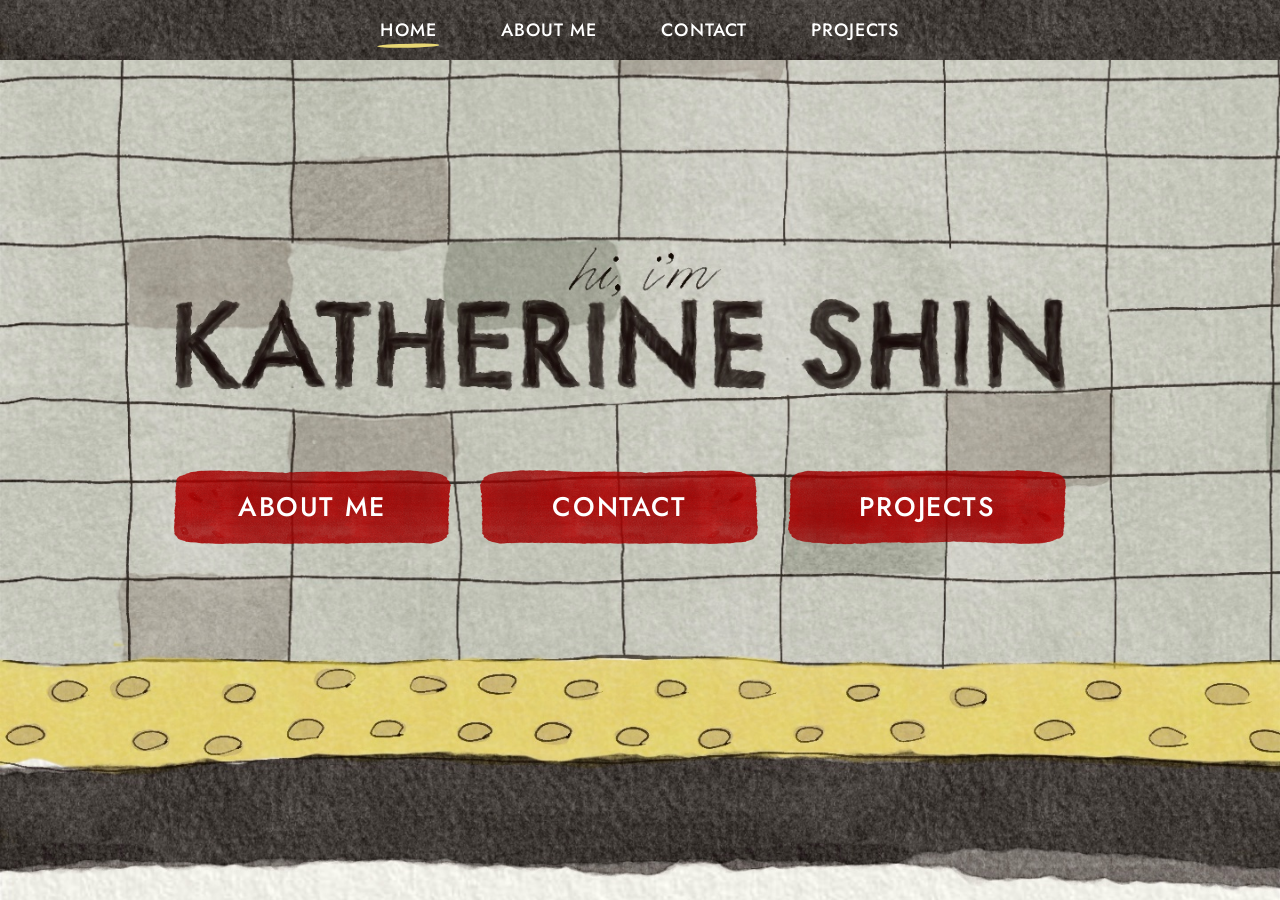
<file: index.html>
<!doctype html>
<html lang="en">
<head>
<meta charset="utf-8">
<meta name="viewport" content="width=device-width, initial-scale=1">
<title>Katherine Shin</title>
<link rel="stylesheet" href="https://fonts.googleapis.com/css2?family=Jost:wght@400;500&display=swap">
<link rel="stylesheet" href="style.css">
<link rel="preload" as="image" href="assets/subway-front.webp">
<link rel="preload" as="image" href="assets/subway-middle.webp">
<link rel="preload" as="image" href="assets/subway-back.webp">
<script>
  // Hide the new page until the train is drawn in front of it
  try { if (sessionStorage.getItem('train') && !matchMedia('(prefers-reduced-motion: reduce)').matches) document.documentElement.classList.add('arriving'); } catch {}
</script>
</head>
<body>
<nav class="nav" aria-label="Main">
  <a data-page href="index.html" aria-current="page">Home</a>
  <a data-page href="about.html">About Me</a>
  <a data-page href="contact.html">Contact</a>
  <a data-page href="projects.html">Projects</a>
</nav>
<main class="scene">
  <h1 class="sr-only">Hi, I’m Katherine Shin</h1>
  <div class="art">
    <img class="wall" src="assets/home.jpg" alt="">
    <div class="buttons">
      <a class="btn" data-page href="about.html"><span>About Me</span></a>
      <a class="btn" data-page href="contact.html"><span>Contact</span></a>
      <a class="btn" data-page href="projects.html"><span>Projects</span></a>
    </div>
  </div>
</main>
<script src="script.js"></script>
</body>
</html>
</file>
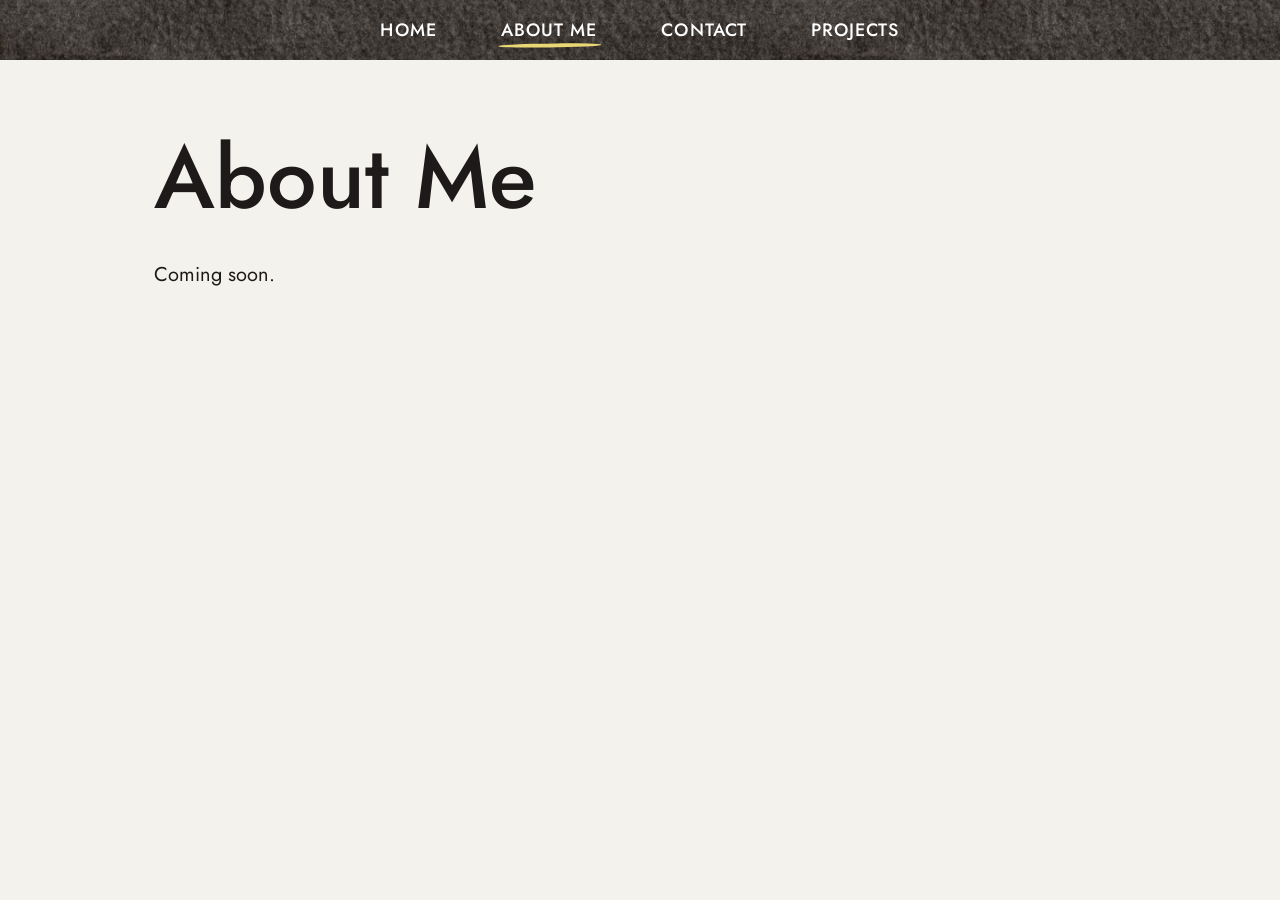
<file: about.html>
<!doctype html>
<html lang="en">
<head>
<meta charset="utf-8">
<meta name="viewport" content="width=device-width, initial-scale=1">
<title>About Me | Katherine Shin</title>
<link rel="stylesheet" href="https://fonts.googleapis.com/css2?family=Jost:wght@400;500&display=swap">
<link rel="stylesheet" href="style.css">
<link rel="preload" as="image" href="assets/subway-front.webp">
<link rel="preload" as="image" href="assets/subway-middle.webp">
<link rel="preload" as="image" href="assets/subway-back.webp">
<script>
  // Hide the new page until the train is drawn in front of it
  try { if (sessionStorage.getItem('train') && !matchMedia('(prefers-reduced-motion: reduce)').matches) document.documentElement.classList.add('arriving'); } catch {}
</script>
</head>
<body>
<nav class="nav" aria-label="Main">
  <a data-page href="index.html">Home</a>
  <a data-page href="about.html" aria-current="page">About Me</a>
  <a data-page href="contact.html">Contact</a>
  <a data-page href="projects.html">Projects</a>
</nav>
<main class="page">
  <h1>About Me</h1>
  <!-- page elements go here -->
  <p>Coming soon.</p>
</main>
<script src="script.js"></script>
</body>
</html>
</file>
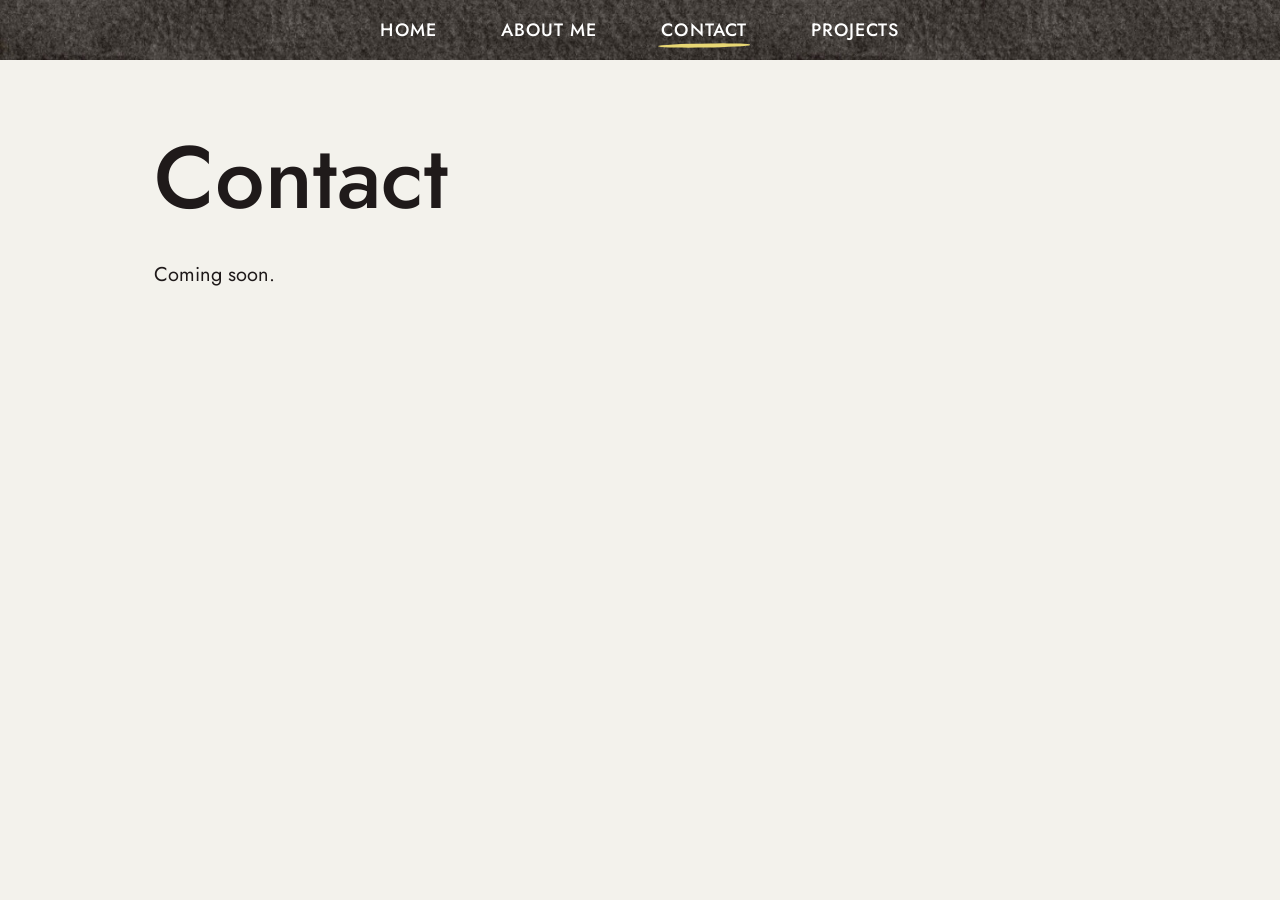
<file: contact.html>
<!doctype html>
<html lang="en">
<head>
<meta charset="utf-8">
<meta name="viewport" content="width=device-width, initial-scale=1">
<title>Contact | Katherine Shin</title>
<link rel="stylesheet" href="https://fonts.googleapis.com/css2?family=Jost:wght@400;500&display=swap">
<link rel="stylesheet" href="style.css">
<link rel="preload" as="image" href="assets/subway-front.webp">
<link rel="preload" as="image" href="assets/subway-middle.webp">
<link rel="preload" as="image" href="assets/subway-back.webp">
<script>
  // Hide the new page until the train is drawn in front of it
  try { if (sessionStorage.getItem('train') && !matchMedia('(prefers-reduced-motion: reduce)').matches) document.documentElement.classList.add('arriving'); } catch {}
</script>
</head>
<body>
<nav class="nav" aria-label="Main">
  <a data-page href="index.html">Home</a>
  <a data-page href="about.html">About Me</a>
  <a data-page href="contact.html" aria-current="page">Contact</a>
  <a data-page href="projects.html">Projects</a>
</nav>
<main class="page">
  <h1>Contact</h1>
  <!-- page elements go here -->
  <p>Coming soon.</p>
</main>
<script src="script.js"></script>
</body>
</html>
</file>
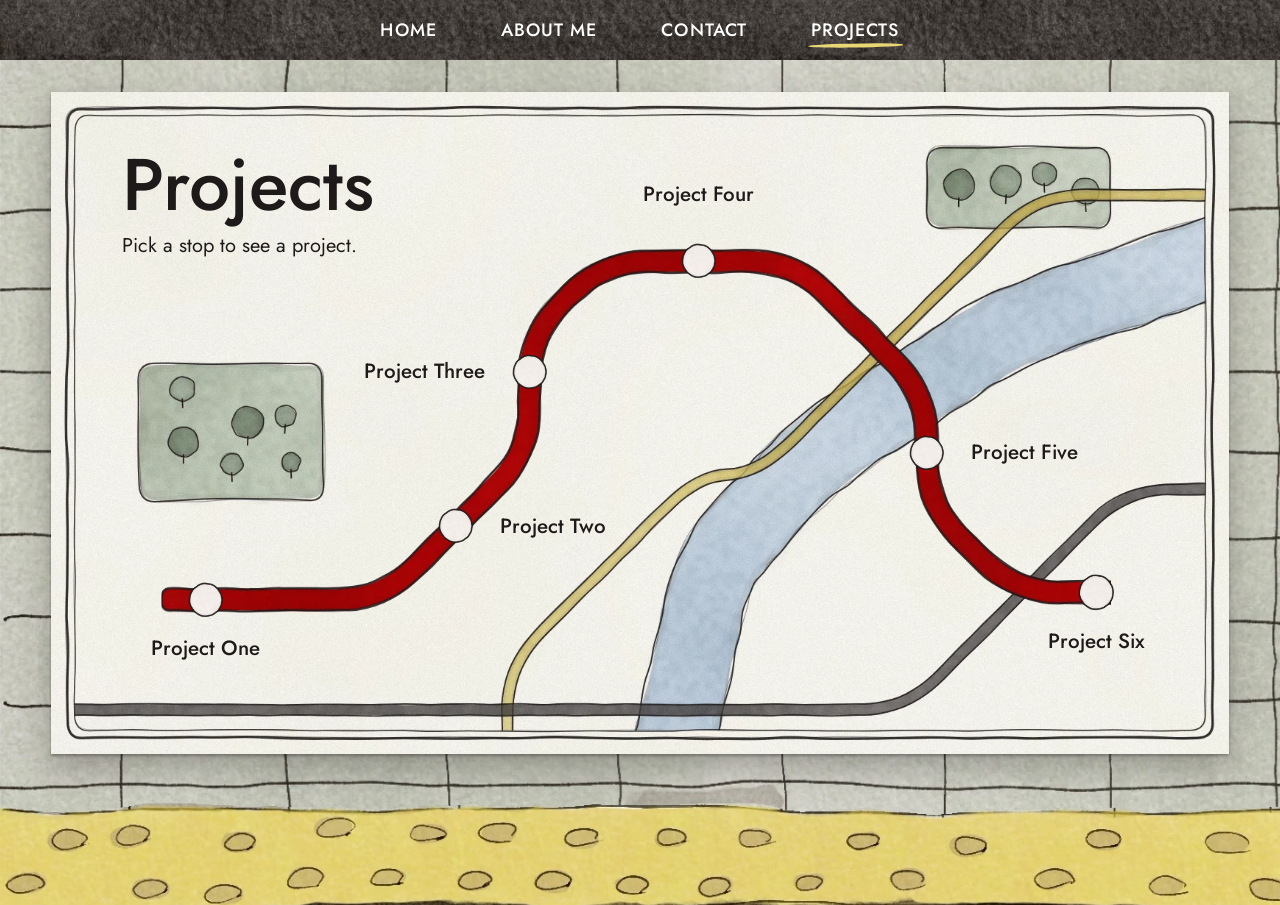
<file: projects.html>
<!doctype html>
<html lang="en">
<head>
<meta charset="utf-8">
<meta name="viewport" content="width=device-width, initial-scale=1">
<title>Projects | Katherine Shin</title>
<link rel="stylesheet" href="https://fonts.googleapis.com/css2?family=Jost:wght@400;500&display=swap">
<link rel="stylesheet" href="style.css">
<link rel="stylesheet" href="projects.css">
<link rel="preload" as="image" href="assets/subway-front.webp">
<link rel="preload" as="image" href="assets/subway-middle.webp">
<link rel="preload" as="image" href="assets/subway-back.webp">
<script>
  // Hide the new page until the train is drawn in front of it
  try { if (sessionStorage.getItem('train') && !matchMedia('(prefers-reduced-motion: reduce)').matches) document.documentElement.classList.add('arriving'); } catch {}
</script>
</head>
<body>
<nav class="nav" aria-label="Main">
  <a data-page href="index.html">Home</a>
  <a data-page href="about.html">About Me</a>
  <a data-page href="contact.html">Contact</a>
  <a data-page href="projects.html" aria-current="page">Projects</a>
</nav>
<main class="station">
  <div class="poster">
    <header class="poster-title">
      <h1>Projects</h1>
      <p>Pick a stop to see a project.</p>
    </header>
    <svg class="line" aria-hidden="true">
      <defs><mask id="draw" maskUnits="userSpaceOnUse"><path pathLength="1" fill="none" stroke="#fff" stroke-width="60"/></mask></defs>
      <image mask="url(#draw)"/>
    </svg>
    <ol class="stops"></ol>
  </div>
  <div class="platform"></div>
</main>

<dialog class="sign" aria-labelledby="sign-title">
  <div class="sign-head">
    <span class="sign-stop"></span>
    <h2 id="sign-title"></h2>
    <button class="sign-close" type="button" aria-label="Close">&times;</button>
  </div>
  <div class="sign-body">
    <div class="sign-pic"></div>
    <div class="sign-text">
      <p class="sign-about"></p>
      <p class="sign-tools"></p>
      <a class="sign-link" target="_blank" rel="noopener">See the project</a>
    </div>
  </div>
  <div class="sign-nav">
    <button class="btn" type="button" data-step="-1"><span>Prev stop</span></button>
    <button class="btn" type="button" data-step="1"><span>Next stop</span></button>
  </div>
</dialog>
<script src="projects.js"></script>
<script src="script.js"></script>
</body>
</html>
</file>
<file: style.css>
:root{
  --paper:#f3f2ec; --ink:#1f1a1a; --white:#fff; --red:#a90f12; --yellow:#e8d774;
  --nav-h:60px;
  /* Real Futura where installed (Macs, iPhones); Jost is the closest free match elsewhere */
  --futura:Futura,"Futura PT",Jost,"Century Gothic",sans-serif;
}
*{box-sizing:border-box}
html{color-scheme:light}
body{margin:0;background:var(--paper);color:var(--ink);font-family:var(--futura);overflow-x:hidden}
.sr-only{position:absolute;width:1px;height:1px;overflow:hidden;clip-path:inset(50%);white-space:nowrap}

/* ---------- top navigation ---------- */
.nav{position:fixed;inset:0 0 auto;z-index:20;height:var(--nav-h);display:flex;justify-content:center;
  align-items:center;gap:clamp(18px,5vw,64px);padding:0 16px;
  background:#2e2a2a url(assets/nav-strip.jpg) center/cover}
.nav a{position:relative;color:var(--white);text-decoration:none;white-space:nowrap;
  font-size:clamp(14px,1.4vw,18px);font-weight:500;letter-spacing:.04em;padding:10px 0}
.nav a::after{content:"";position:absolute;left:-3px;right:-3px;bottom:5px;height:4px;background:var(--yellow);
  border-radius:60% 40% 55% 45%;transform:scaleX(0) rotate(-.6deg);transform-origin:left;transition:transform .3s ease}
.nav a:hover::after,.nav a:focus-visible::after,.nav a[aria-current]::after{transform:scaleX(1) rotate(-.6deg)}
a:focus-visible{outline:3px solid var(--yellow);outline-offset:4px}

/* ---------- home ---------- */
/* Everything is positioned in the painting's own coordinates, so it stays lined up when resized */
.scene{position:relative;overflow:hidden;height:max(100svh,52vw)}
.art{--w:max(100vw,112.5svh);--h:calc(var(--w)*.8889);
  position:absolute;width:var(--w);height:var(--h);left:calc((100vw - var(--w))*.48);
  /* never let the name slide up under the menu: keep a strip of tiles above it */
  top:max(calc((max(100svh,52vw) - var(--h))*.76),calc(var(--nav-h) - var(--w)*.245))}
.art img.wall{position:absolute;inset:0;width:100%;height:100%;max-width:none;display:block}
.buttons{position:absolute;left:13.4%;width:70%;top:57%;display:grid;grid-template-columns:repeat(3,1fr);gap:3%}
.btn{display:grid;place-items:center;aspect-ratio:1864/520;color:var(--white);text-decoration:none;
  font-size:clamp(14px,calc(var(--w)*.021),44px);font-weight:500;letter-spacing:.03em;
  position:relative;transition:transform .25s cubic-bezier(.3,1.6,.5,1);animation:paint .7s ease-out backwards}
.btn::before{content:"";position:absolute;inset:0;background:url(assets/button.png) center/100% 100%;transition:filter .25s}
.btn span{position:relative}
.btn:nth-child(1){animation-delay:.35s}.btn:nth-child(2){animation-delay:.6s}.btn:nth-child(3){animation-delay:.85s}
.btn:nth-child(2)::before{transform:scaleX(-1)}
.btn:nth-child(3)::before{transform:rotate(180deg)}
.btn:hover,.btn:focus-visible{transform:translateY(-5%) rotate(-1.5deg) scale(1.04)}
.btn:nth-child(even):hover,.btn:nth-child(even):focus-visible{transform:translateY(-5%) rotate(1.5deg) scale(1.04)}
.btn:hover::before{filter:brightness(1.12) drop-shadow(0 6px 5px rgb(31 26 26/.3))}
.btn:active{transform:scale(.96);transition-duration:.08s}
/* from-only, so the resting button is unclipped and hover shadows show */
@keyframes paint{from{clip-path:inset(0 100% 0 0)}to{clip-path:inset(0 0 0 0)}}

/* Portrait screens: wall sits above, buttons stack on the white paper */
@media (max-aspect-ratio:9/10){
  .scene{height:max(100svh,calc(var(--top) + 106vw + 230px));
    --top:clamp(var(--least),calc(100svh - 235px - 106vw),36vw);--least:6vw}
  .art{--w:130vw;left:-13vw;top:var(--top);font-size:20px}
  .art::before{content:"";position:absolute;left:0;right:0;bottom:calc(100% - var(--w)*.01 - 1px);height:calc(var(--w)*.29);
    background:url(assets/home.jpg) 0 calc(var(--w)*-.01)/100% auto;transform:scaleY(-1)}
  .art img.wall{-webkit-mask:linear-gradient(#000 95%,transparent);mask:linear-gradient(#000 95%,transparent);clip-path:inset(1.12% 0 0)}
  .buttons{top:calc(100% - 4vw);left:48.4%;width:190px;margin-left:-95px;grid-template-columns:1fr;gap:10px}
  .btn{font-size:19px}
}
@media (max-aspect-ratio:9/10) and (min-width:600px){.scene{--least:-20vw}}

/* ---------- inner pages ---------- */
.page{min-height:100svh;max-width:1100px;margin:0 auto;padding:calc(var(--nav-h) + 8vh) max(24px,5vw) 10vh}
.page h1{margin:0 0 .4em;font-size:clamp(40px,7vw,88px);font-weight:500;line-height:1.05;text-wrap:balance}
.page p{margin:0;font-size:20px;line-height:1.5;max-width:60ch}

/* ---------- page-to-page subway train ---------- */
/* The train fills everything below the menu bar, so the page can swap behind it */
.track{position:fixed;z-index:15;inset:calc(var(--nav-h) - 4px) 0 0;overflow:hidden;visibility:hidden}
.track.running{visibility:visible}
.train{position:absolute;top:0;left:0;height:calc(100% + 4px);display:flex;will-change:transform;animation:rumble .16s linear infinite alternate}
.train img{display:block;flex:none;height:100%;width:auto;max-width:none;margin-left:-1px}
@keyframes rumble{from{translate:0 -3px}to{translate:0 0}}
.arriving main{visibility:hidden}

@media (prefers-reduced-motion:reduce){
  *,*::before,*::after{animation:none!important;transition:none!important}
}

/* ---------- all caps lettering ---------- */
.nav a,.btn{text-transform:uppercase}
.nav a,.btn{letter-spacing:.06em}
@media (max-width:400px){.nav{gap:14px;padding:0 10px}.nav a{font-size:13px;letter-spacing:.02em}}
@media (max-width:340px){.nav{gap:10px}.nav a{font-size:12px;letter-spacing:0}}
</file>
<file: projects.css>
/* Projects: a painted line map hung on the station wall */
.station{min-height:100svh;display:flex;flex-direction:column;align-items:center;gap:clamp(20px,4vh,44px);
  padding-top:calc(var(--nav-h) + clamp(18px,3.5vh,40px));background:#c9cbc2 url(assets/wall.webp) top/max(100%,760px) auto}
.poster{position:relative;flex:none;margin-block:auto;background-size:100% 100%;box-shadow:0 2px 3px rgb(31 26 26/.35),0 14px 30px rgb(31 26 26/.28);container-type:inline-size}
.poster.wide{aspect-ratio:16/9;width:min(92vw,calc((100svh - var(--nav-h) - 150px)*1.7778));min-width:min(92vw,620px);background-image:url(assets/map-wide.webp)}
.poster.tall{aspect-ratio:8/15;width:min(92vw,620px);background-image:url(assets/map-tall.webp)}
.platform{align-self:stretch;flex:none;height:clamp(64px,9vw,120px);background:url(assets/platform.webp) top/max(100%,900px) auto no-repeat}

.poster-title{position:absolute;left:6%;top:8.5%}
.poster-title h1{margin:0;font-size:6.2cqw;font-weight:500;line-height:1}
.poster-title p{margin:.5em 0 0;font-size:max(13px,1.7cqw)}
.tall .poster-title{left:9%;top:6%}
.tall .poster-title h1{font-size:13cqw}
.tall .poster-title p{font-size:max(15px,4cqw)}

.line{position:absolute;inset:0;width:100%;height:100%}
.line path{stroke-dasharray:1;animation:lay 1.6s .5s ease-in-out backwards}
@keyframes lay{from{stroke-dashoffset:1}to{stroke-dashoffset:0}}

.stops{list-style:none;margin:0;padding:0}
.stop{--d:max(30px,3.6cqw);position:absolute;width:var(--d);height:var(--d);translate:-50% -50%;padding:0;border:0;
  background:url(assets/stop.webp) center/contain no-repeat;color:var(--ink);font:500 max(15px,1.75cqw)/1.1 var(--futura);
  cursor:pointer;transition:scale .25s cubic-bezier(.3,1.6,.5,1);animation:pop .35s calc(.6s + var(--i)*.26s) backwards}
.tall .stop{--d:max(32px,9cqw);font-size:max(15px,4cqw)}
.stop::before{content:"";position:absolute;inset:-9px}              /* bigger tap area */
.stop:hover,.stop:focus-visible{scale:1.2}
.stop.on,.stop:hover,.stop:focus-visible{background-image:url(assets/stop-on.webp)}
.stop:focus-visible{outline:3px solid var(--ink);outline-offset:3px;border-radius:50%}
.stop span{position:absolute;white-space:nowrap;padding:.25em .4em}
/* paper-coloured halo keeps names readable over the painting */
.stop span{text-shadow:0 0 4px #f3f1ea,0 0 4px #f3f1ea,0 0 8px #f3f1ea}
.stop.below span{top:125%;left:50%;translate:-50% 0}
.stop.above span{bottom:170%;left:50%;translate:-50% 0}
.stop.right span{left:135%;top:50%;translate:0 -50%}
.stop.left span{right:135%;top:50%;translate:0 -50%}
@keyframes pop{from{scale:0}to{scale:1}}

/* station sign */
.sign{width:min(760px,calc(100vw - 32px));max-height:calc(100svh - 32px);overflow:auto;padding:0;border:3px solid var(--ink);
  background:var(--paper);color:var(--ink);font-family:var(--futura);box-shadow:0 18px 50px rgb(31 26 26/.45)}
.sign[open]{animation:drop .4s cubic-bezier(.3,1.35,.5,1)}
.sign::backdrop{background:rgb(31 26 26/.45)}
@keyframes drop{from{transform:translateY(-40px) rotate(-1.2deg);opacity:0}to{transform:none;opacity:1}}
.sign-head{display:flex;align-items:center;gap:16px;padding:14px 18px;color:var(--white);
  background:#2e2a2a url(assets/nav-strip.jpg) center/cover;border-bottom:6px solid var(--yellow)}
.sign-stop{flex:none;display:grid;place-items:center;width:44px;height:44px;border-radius:50%;background:var(--red);font-size:22px;font-weight:500}
.sign-head h2{flex:1;min-width:0;margin:0;font-size:clamp(22px,4vw,32px);font-weight:500;overflow-wrap:anywhere}
.sign-close{flex:none;width:44px;height:44px;border:0;background:none;color:inherit;font:34px/1 var(--futura);cursor:pointer}
.sign-body{display:grid;grid-template-columns:1.15fr 1fr;gap:24px;padding:24px}
.sign-pic{display:grid;place-items:center;aspect-ratio:4/3;background:#a9c1d6;border:2px solid var(--ink);font-size:16px;overflow:hidden}
.sign-pic img{width:100%;height:100%;object-fit:cover}
.sign-text{min-width:0;display:flex;flex-direction:column;gap:14px}
.sign-text p{margin:0;font-size:18px;line-height:1.5}
.sign-text .sign-tools{font-size:16px;color:#5a5150}
.sign-link{color:var(--red);font-size:18px;font-weight:500}
.sign-nav{display:flex;justify-content:space-between;gap:12px;padding:0 24px 24px}
.sign .btn{width:170px;border:0;padding:0;background:none;font-family:var(--futura);font-size:17px;cursor:pointer;animation:none}
.sign .btn:disabled{visibility:hidden}
.sign button:focus-visible{outline:3px solid #c9a91f;outline-offset:2px}
@media (max-width:560px){
  .sign-body{grid-template-columns:1fr;padding:16px;gap:16px}
  .sign-nav{padding:0 16px 16px}.sign .btn{width:46%;font-size:15px}
}
</file>
